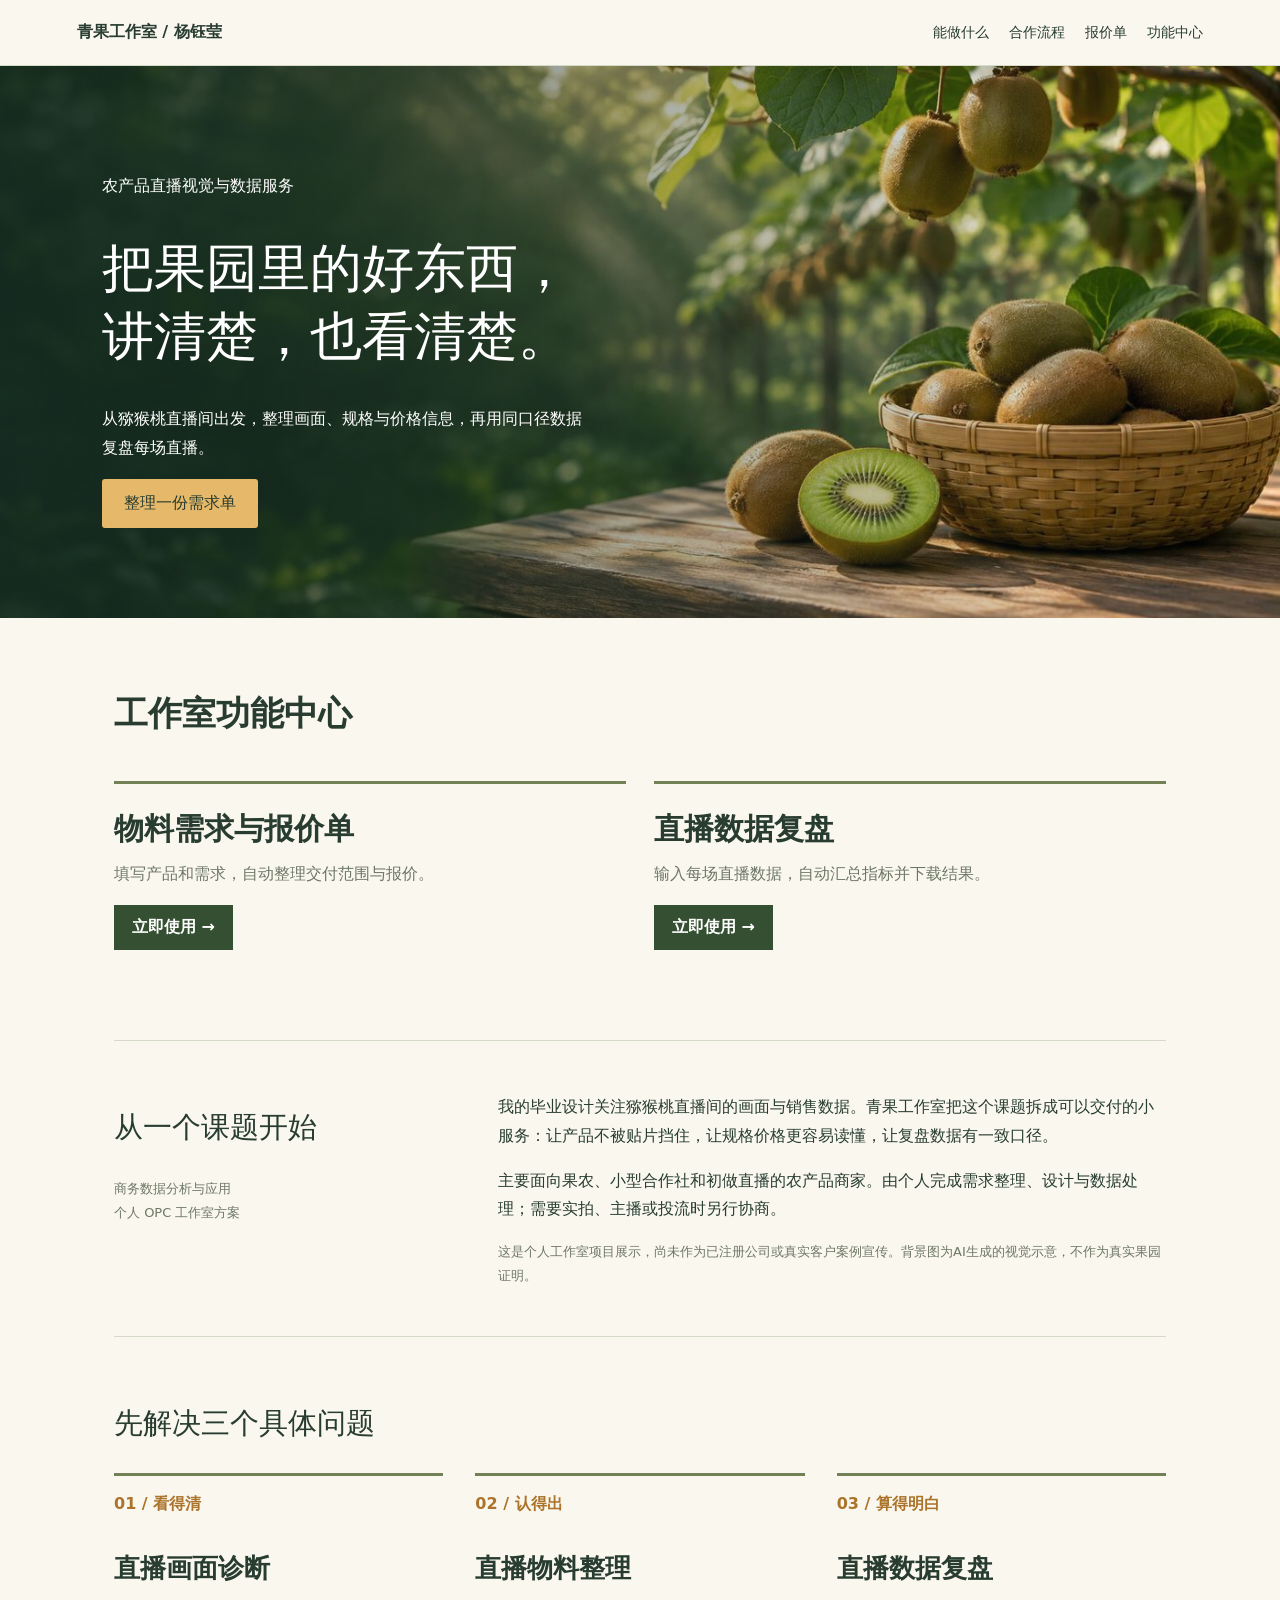
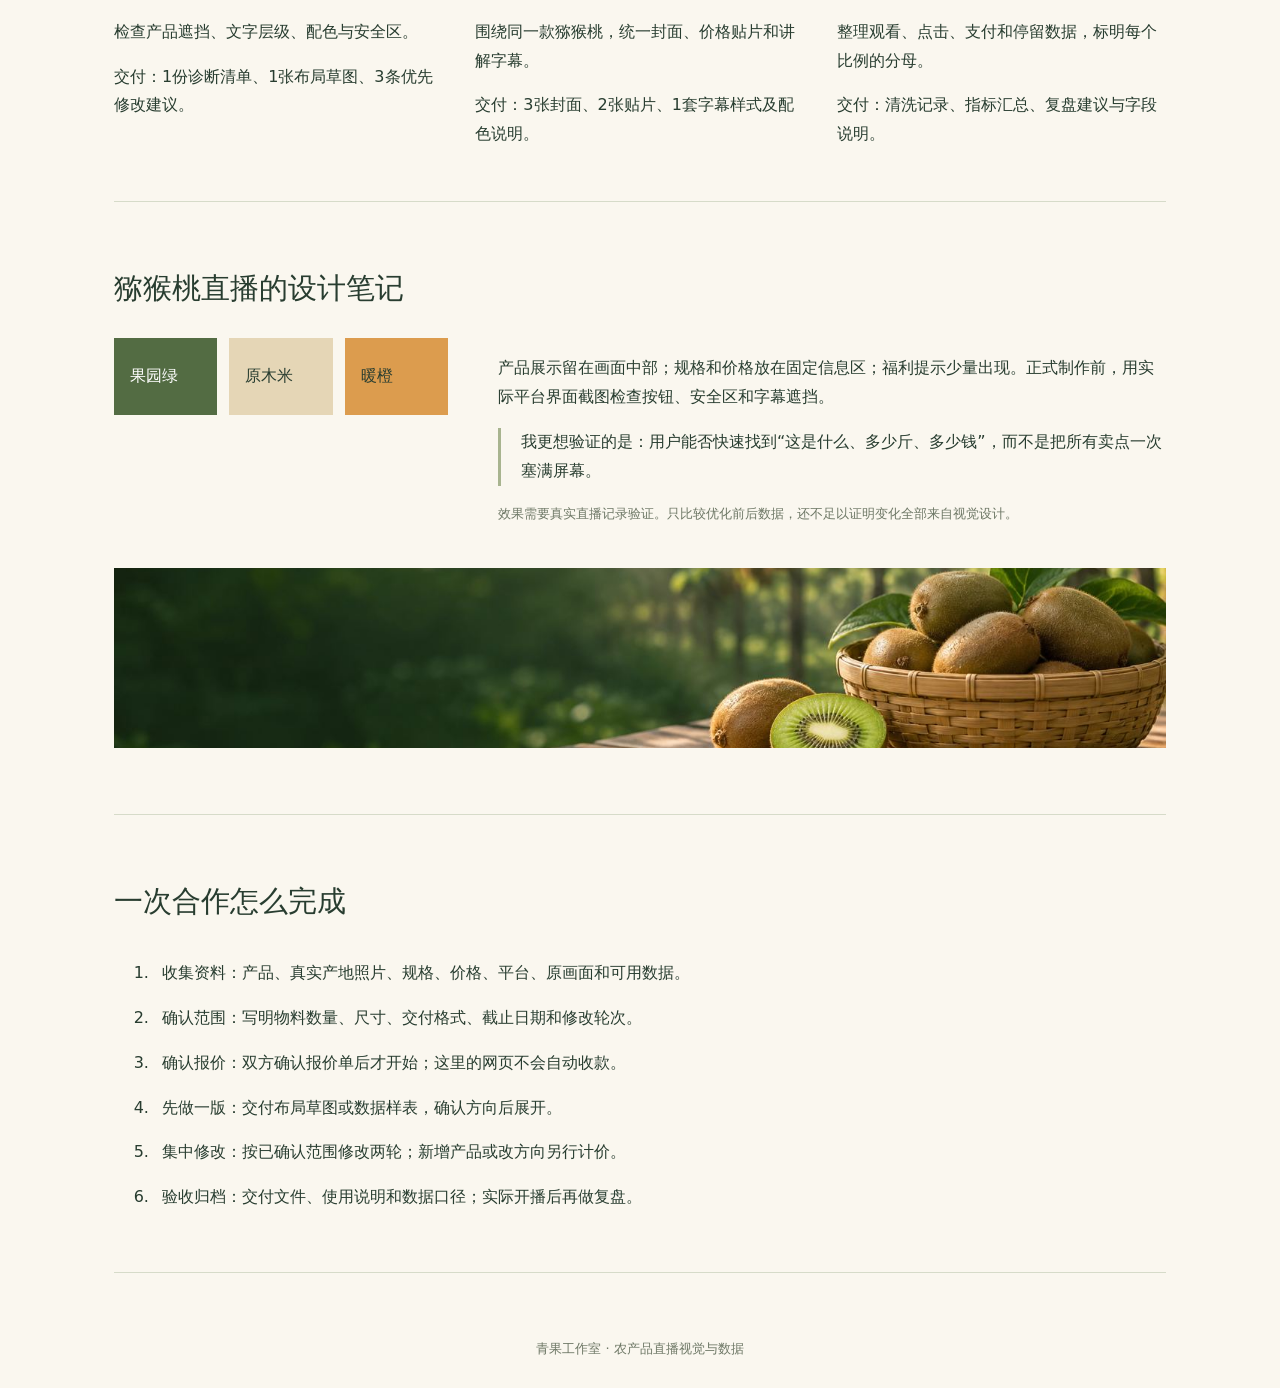
<file: index.html>
<!doctype html><html lang="zh-CN"><meta charset="utf-8"><meta name="viewport" content="width=device-width,initial-scale=1"><title>青果工作室 农产品直播视觉与数据</title><style>*{box-sizing:border-box}html{scroll-behavior:smooth}body{margin:0;background:#faf7ef;color:#283d30;font:16px/1.8 'Microsoft YaHei',system-ui}a{color:inherit}nav{padding:18px 6%;display:flex;justify-content:space-between;gap:24px;flex-wrap:wrap;border-bottom:1px solid #d6dbc9}nav a{margin-left:20px;text-decoration:none;font-size:14px}.hero{padding:90px 8%;background:linear-gradient(90deg,#152c25bf,transparent),var(--orchard) center/cover;color:white;min-height:540px}.hero h1{font:52px/1.3 Georgia,serif;max-width:620px}.hero p{max-width:480px}.btn,button{display:inline-block;background:#e6b869;color:#283d30;padding:10px 22px;border:0;cursor:pointer;border-radius:3px;text-decoration:none;font:inherit}main{max-width:1100px;margin:auto;padding:36px 24px}section{padding:36px 0;border-bottom:1px solid #d6dbc9}h2{font-size:29px;font-weight:500}h3{font-size:26px}.tool-title{font-size:34px;line-height:1.4;font-weight:700;margin:0 0 14px}.tool-title a{text-decoration:none;border-bottom:2px solid #b28a4e}.tool-title a:hover{color:#9b6223}.launchers{display:grid;grid-template-columns:1fr 1fr;gap:28px;padding:30px 0}.launcher{display:block;padding:24px 0;border-top:3px solid #728156;text-decoration:none}.launcher strong{display:block;font-size:30px;line-height:1.4}.launcher span{display:block;margin-top:10px;color:#6e7866}.launcher b{display:inline-block;margin-top:16px;background:#344f31;color:white;padding:8px 18px}.launcher:focus-visible,.tool-title a:focus-visible{outline:3px solid #dc9c4e;outline-offset:5px}section{scroll-margin-top:20px}.intro{display:grid;grid-template-columns:1fr 2fr;gap:50px}.note{font-size:13px;color:#6e7866}.services{display:grid;grid-template-columns:repeat(3,1fr);gap:32px}.service{border-top:3px solid #728156;padding-top:14px}.service b{color:#ac742b}ol li{padding:8px}label{display:block;margin:12px 0}input,select,textarea{display:block;width:100%;padding:10px;background:#fffdf7;border:1px solid #bbc4ac;font:inherit;color:inherit}textarea{min-height:125px}.tools{display:grid;grid-template-columns:1fr 1fr;gap:40px}pre{white-space:pre-wrap;background:#eef0e5;padding:18px;font:14px/1.8 system-ui;min-height:80px}table{width:100%;border-collapse:collapse}td,th{padding:12px;text-align:left;border-bottom:1px solid #d6dbc9}.swatch{display:flex;gap:12px}.swatch span{padding:24px 16px;flex:1}.callout{border-left:3px solid #a8b48f;padding-left:20px}.botanic{height:180px;background:var(--orchard) center 65%/cover;margin:30px 0}footer{padding:28px;text-align:center;font-size:13px;color:#6e7866}@media(max-width:720px){.launchers{grid-template-columns:1fr}.tool-title{font-size:28px}.launcher strong{font-size:26px}.hero{padding:45px 24px;min-height:440px}.hero h1{font-size:36px}.intro,.services,.tools{grid-template-columns:1fr;gap:18px}table{font-size:13px}td,th{padding:8px}nav a{margin-left:10px}}</style><script src="background.js"></script>
<nav><strong>青果工作室 / 杨钰莹</strong><div><a href="#services">能做什么</a><a href="#process">合作流程</a><a href="tools.html#brief">报价单</a><a href="tools.html">功能中心</a></div></nav><header class="hero"><p>农产品直播视觉与数据服务</p><h1>把果园里的好东西，<br>讲清楚，也看清楚。</h1><p>从猕猴桃直播间出发，整理画面、规格与价格信息，再用同口径数据复盘每场直播。</p><a class="btn" href="tools.html#brief">整理一份需求单</a></header><main><section id="tool-entry"><h2 class="tool-title">工作室功能中心</h2><div class="launchers"><a class="launcher" href="tools.html#brief"><strong>物料需求与报价单</strong><span>填写产品和需求，自动整理交付范围与报价。</span><b>立即使用 →</b></a><a class="launcher" href="tools.html#metrics"><strong>直播数据复盘</strong><span>输入每场直播数据，自动汇总指标并下载结果。</span><b>立即使用 →</b></a></div></section><section class="intro"><div><h2>从一个课题开始</h2><p class="note">商务数据分析与应用<br>个人 OPC 工作室方案</p></div><div><p>我的毕业设计关注猕猴桃直播间的画面与销售数据。青果工作室把这个课题拆成可以交付的小服务：让产品不被贴片挡住，让规格价格更容易读懂，让复盘数据有一致口径。</p><p>主要面向果农、小型合作社和初做直播的农产品商家。由个人完成需求整理、设计与数据处理；需要实拍、主播或投流时另行协商。</p><p class="note">这是个人工作室项目展示，尚未作为已注册公司或真实客户案例宣传。背景图为AI生成的视觉示意，不作为真实果园证明。</p></div></section><section id="services"><h2>先解决三个具体问题</h2><div class="services"><article class="service"><b>01 / 看得清</b><h3>直播画面诊断</h3><p>检查产品遮挡、文字层级、配色与安全区。</p><p>交付：1份诊断清单、1张布局草图、3条优先修改建议。</p></article><article class="service"><b>02 / 认得出</b><h3>直播物料整理</h3><p>围绕同一款猕猴桃，统一封面、价格贴片和讲解字幕。</p><p>交付：3张封面、2张贴片、1套字幕样式及配色说明。</p></article><article class="service"><b>03 / 算得明白</b><h3>直播数据复盘</h3><p>整理观看、点击、支付和停留数据，标明每个比例的分母。</p><p>交付：清洗记录、指标汇总、复盘建议与字段说明。</p></article></div></section><section><h2>猕猴桃直播的设计笔记</h2><div class="intro"><div><div class="swatch"><span style="background:#536c43;color:white">果园绿</span><span style="background:#e5d6b6">原木米</span><span style="background:#dc9c4e">暖橙</span></div></div><div><p>产品展示留在画面中部；规格和价格放在固定信息区；福利提示少量出现。正式制作前，用实际平台界面截图检查按钮、安全区和字幕遮挡。</p><p class="callout">我更想验证的是：用户能否快速找到“这是什么、多少斤、多少钱”，而不是把所有卖点一次塞满屏幕。</p><p class="note">效果需要真实直播记录验证。只比较优化前后数据，还不足以证明变化全部来自视觉设计。</p></div></div><div class="botanic" role="img" aria-label="AI生成的猕猴桃果园示意背景"></div></section><section id="process"><h2>一次合作怎么完成</h2><ol><li>收集资料：产品、真实产地照片、规格、价格、平台、原画面和可用数据。</li><li>确认范围：写明物料数量、尺寸、交付格式、截止日期和修改轮次。</li><li>确认报价：双方确认报价单后才开始；这里的网页不会自动收款。</li><li>先做一版：交付布局草图或数据样表，确认方向后展开。</li><li>集中修改：按已确认范围修改两轮；新增产品或改方向另行计价。</li><li>验收归档：交付文件、使用说明和数据口径；实际开播后再做复盘。</li></ol></section></main><footer>青果工作室 · 农产品直播视觉与数据</footer></html>
</file>
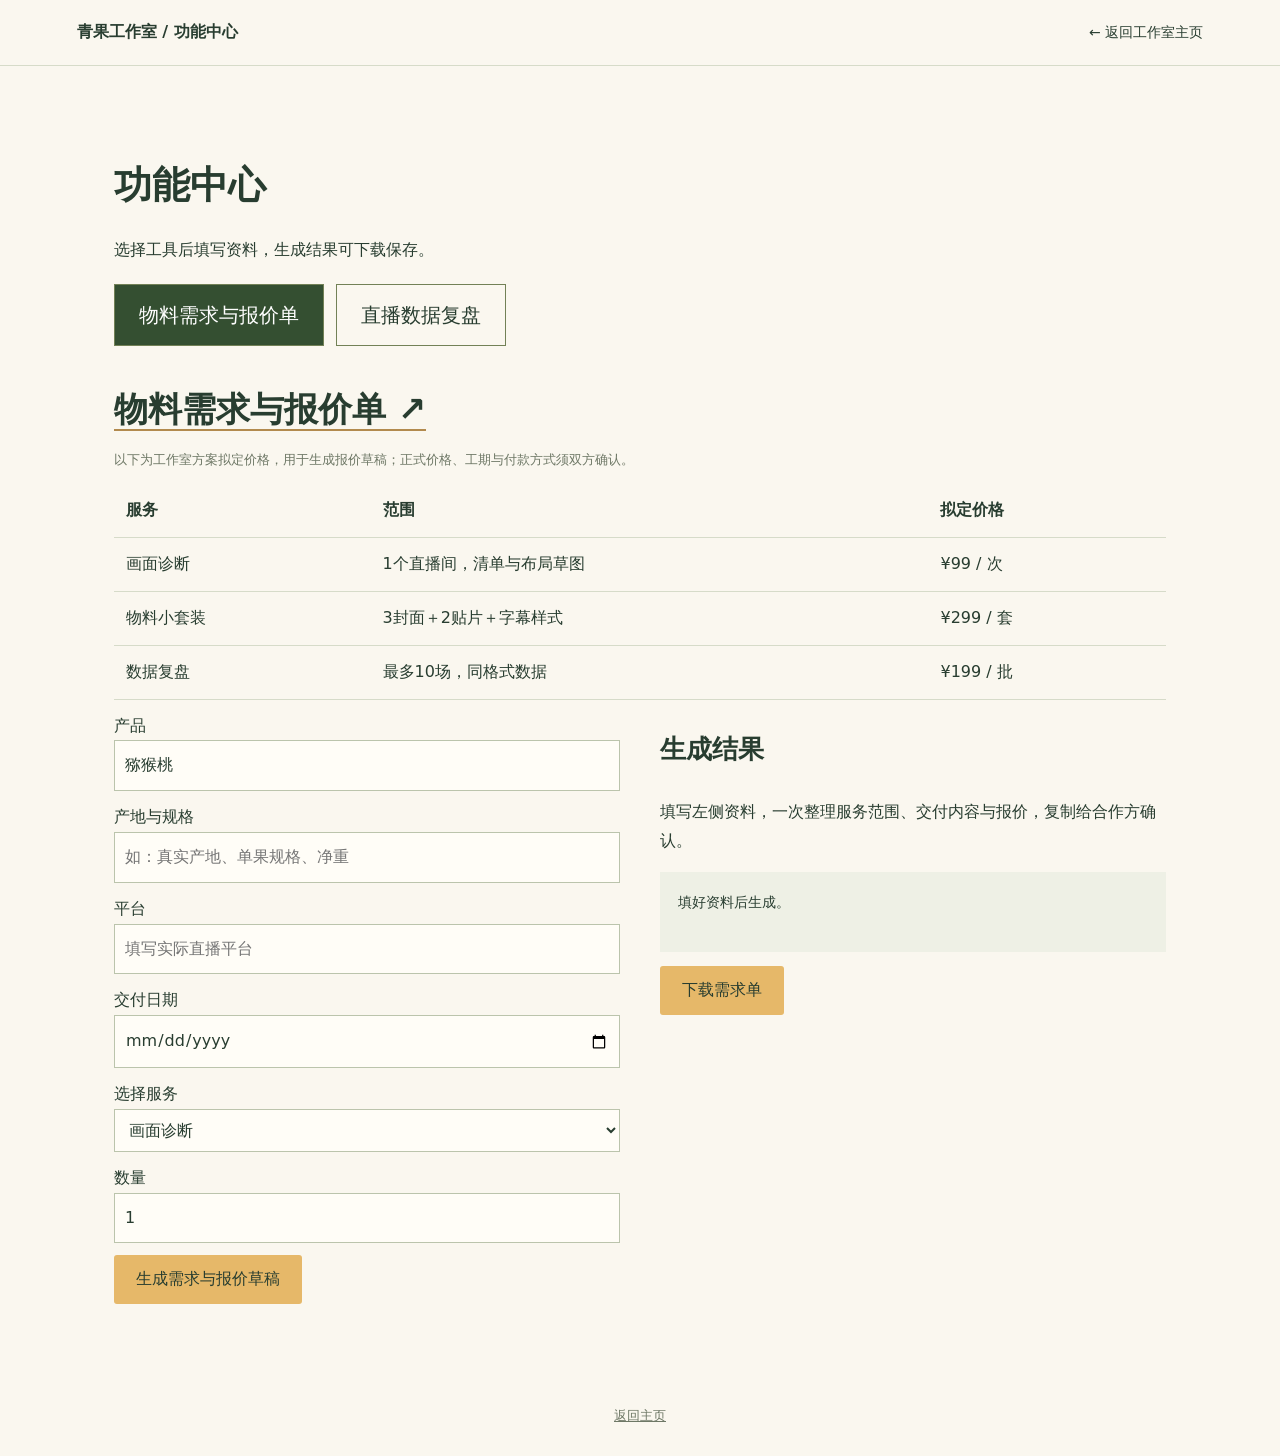
<file: tools.html>
<!doctype html><html lang="zh-CN"><meta charset="utf-8"><meta name="viewport" content="width=device-width,initial-scale=1"><title>功能中心 青果工作室</title><style>*{box-sizing:border-box}html{scroll-behavior:smooth}body{margin:0;background:#faf7ef;color:#283d30;font:16px/1.8 'Microsoft YaHei',system-ui}a{color:inherit}nav{padding:18px 6%;display:flex;justify-content:space-between;gap:24px;flex-wrap:wrap;border-bottom:1px solid #d6dbc9}nav a{margin-left:20px;text-decoration:none;font-size:14px}.hero{padding:90px 8%;background:linear-gradient(90deg,#152c25bf,transparent),var(--orchard) center/cover;color:white;min-height:540px}.hero h1{font:52px/1.3 Georgia,serif;max-width:620px}.hero p{max-width:480px}.btn,button{display:inline-block;background:#e6b869;color:#283d30;padding:10px 22px;border:0;cursor:pointer;border-radius:3px;text-decoration:none;font:inherit}main{max-width:1100px;margin:auto;padding:36px 24px}section{padding:36px 0;border-bottom:1px solid #d6dbc9}h2{font-size:29px;font-weight:500}h3{font-size:26px}.tool-title{font-size:34px;line-height:1.4;font-weight:700;margin:0 0 14px}.tool-title a{text-decoration:none;border-bottom:2px solid #b28a4e}.tool-title a:hover{color:#9b6223}.launchers{display:grid;grid-template-columns:1fr 1fr;gap:28px;padding:30px 0}.launcher{display:block;padding:24px 0;border-top:3px solid #728156;text-decoration:none}.launcher strong{display:block;font-size:30px;line-height:1.4}.launcher span{display:block;margin-top:10px;color:#6e7866}.launcher b{display:inline-block;margin-top:16px;background:#344f31;color:white;padding:8px 18px}.launcher:focus-visible,.tool-title a:focus-visible{outline:3px solid #dc9c4e;outline-offset:5px}section{scroll-margin-top:20px}.intro{display:grid;grid-template-columns:1fr 2fr;gap:50px}.note{font-size:13px;color:#6e7866}.services{display:grid;grid-template-columns:repeat(3,1fr);gap:32px}.service{border-top:3px solid #728156;padding-top:14px}.service b{color:#ac742b}ol li{padding:8px}label{display:block;margin:12px 0}input,select,textarea{display:block;width:100%;padding:10px;background:#fffdf7;border:1px solid #bbc4ac;font:inherit;color:inherit}textarea{min-height:125px}.tools{display:grid;grid-template-columns:1fr 1fr;gap:40px}pre{white-space:pre-wrap;background:#eef0e5;padding:18px;font:14px/1.8 system-ui;min-height:80px}table{width:100%;border-collapse:collapse}td,th{padding:12px;text-align:left;border-bottom:1px solid #d6dbc9}.swatch{display:flex;gap:12px}.swatch span{padding:24px 16px;flex:1}.callout{border-left:3px solid #a8b48f;padding-left:20px}.botanic{height:180px;background:var(--orchard) center 65%/cover;margin:30px 0}footer{padding:28px;text-align:center;font-size:13px;color:#6e7866}@media(max-width:720px){.launchers{grid-template-columns:1fr}.tool-title{font-size:28px}.launcher strong{font-size:26px}.hero{padding:45px 24px;min-height:440px}.hero h1{font-size:36px}.intro,.services,.tools{grid-template-columns:1fr;gap:18px}table{font-size:13px}td,th{padding:8px}nav a{margin-left:10px}}</style><link rel="stylesheet" href="visual-analysis.css"><script src="background.js"></script>
<style>[hidden]{display:none!important}.tool-nav{display:flex;gap:12px;flex-wrap:wrap;margin:20px 0 32px}.tool-nav a{padding:12px 24px;border:1px solid #728156;text-decoration:none;font-size:20px}.tool-nav a.active{background:#344f31;color:white}.tool-header{padding:24px 0 0}.tool-header h1{font-size:38px;margin-bottom:4px}#quote,#tools{padding-top:8px;border-bottom:0}@media(max-width:720px){.tool-header h1{font-size:30px}.tool-nav a{font-size:18px}}</style><nav><strong>青果工作室 / 功能中心</strong><div><a href="index.html">← 返回工作室主页</a></div></nav><main><header class="tool-header"><h1>功能中心</h1><p>选择工具后填写资料，生成结果可下载保存。</p></header><div class="tool-nav" aria-label="工具导航"><a id="tabBrief" href="#brief">物料需求与报价单</a><a id="tabMetrics" href="#metrics">直播数据复盘</a></div><section id="quote"><h2 class="tool-title"><a href="#product" onclick="document.getElementById('product').focus()">物料需求与报价单 ↗</a></h2><p class="note">以下为工作室方案拟定价格，用于生成报价草稿；正式价格、工期与付款方式须双方确认。</p><table><tr><th>服务</th><th>范围</th><th>拟定价格</th></tr><tr><td>画面诊断</td><td>1个直播间，清单与布局草图</td><td>¥99 / 次</td></tr><tr><td>物料小套装</td><td>3封面＋2贴片＋字幕样式</td><td>¥299 / 套</td></tr><tr><td>数据复盘</td><td>最多10场，同格式数据</td><td>¥199 / 批</td></tr></table><div class="tools"><div><label>产品<input id="product" value="猕猴桃"></label><label>产地与规格<input id="spec" placeholder="如：真实产地、单果规格、净重"></label><label>平台<input id="platform" placeholder="填写实际直播平台"></label><label>交付日期<input id="due" type="date"></label><label>选择服务<select id="service"><option value="99">画面诊断</option><option value="299">物料小套装</option><option value="199">数据复盘</option></select></label><label>数量<input id="count" type="number" min="1" max="100" step="1" value="1"></label><button id="brief">生成需求与报价草稿</button></div><div><h3>生成结果</h3><p>填写左侧资料，一次整理服务范围、交付内容与报价，复制给合作方确认。</p><pre id="briefOut">填好资料后生成。</pre><button id="downloadBrief">下载需求单</button></div></div></section><section id="tools"><h2 class="tool-title">抖音直播流量分析</h2><ol class="steps"><li>1 导入后台数据</li><li>2 确认识别结果</li><li>3 查看图表与建议</li></ol><p>导入经营后台导出的CSV或TSV，确认字段后生成完整复盘。Excel文件请先另存为CSV UTF-8。文件只在本浏览器中处理。</p><label>选择后台导出文件<input id="dataFile" type="file" accept=".csv,.tsv,.txt"></label><button id="sampleData">加载演示数据</button> <button id="templateData">下载字段模板</button><details><summary>粘贴表格数据</summary><label>带表头的数据<textarea id="csv" placeholder="第一行为字段名，每行一场直播"></textarea></label></details><button id="recognize">识别字段</button><p id="importStatus" aria-live="polite"></p><details id="mappingBox"><summary>字段匹配与单位确认</summary><p class="note">自动匹配仅供确认。选择同口径的人数字段，不用次数或曝光量替代人数。金额单位为元，时长单位为秒。不同场次的独立用户不可跨场去重。</p><div id="mapping" class="tools"></div></details><label><input id="scopeConfirm" type="checkbox" style="display:inline;width:auto">我已核对字段、单位，并确认各场数据使用一致的统计与成交归因窗口</label><details><summary>设置自己的分析目标（可选）</summary><div class="tools"><label>点击率目标 %（可选，自定）<input id="targetClick" type="number" min="0" max="100" step="0.1"></label><label>观看支付率目标 %（可选，自定）<input id="targetPay" type="number" min="0" max="100" step="0.1"></label></div></details><button id="calc" class="primary">一键分析数据</button> <button id="downloadReport" disabled>下载分析报告</button><div id="analysisSummary"></div><div id="visualAnalysis" aria-live="polite"></div><details id="fullReport"><summary>查看完整报告与统计口径</summary><pre id="report" aria-live="polite">请先导入数据并识别字段。</pre></details><p class="note">直播链接不会提供后台完整数据，本工具分析你导入的记录。未提供的字段显示不可计算。退款可能跨期，未作订单匹配时不能解释成同批订单的净收入；投放金额比是支付金额/投放费用，不等于利润。</p></section></main><footer><a href="index.html">返回主页</a></footer><script>
const $=id=>document.getElementById(id);function save(text,name){const u=URL.createObjectURL(new Blob([text],{type:'text/plain;charset=utf-8'})),a=document.createElement('a');a.href=u;a.download=name;a.click();setTimeout(()=>URL.revokeObjectURL(u),1000)}
$('brief').onclick=()=>{const n=Number($('count').value);if(![$('product'),$('spec'),$('platform'),$('due')].every(e=>e.value.trim())||!Number.isInteger(n)||n<1||n>100){$('briefOut').textContent='请填齐产品、产地规格、平台、日期；数量为1—100的整数。';return}const s=$('service');$('briefOut').textContent=`需求与报价草稿\n产品：${$('product').value}\n产地与规格：${$('spec').value}\n平台：${$('platform').value}\n交付日期：${$('due').value}\n服务：${s.options[s.selectedIndex].text}\n数量：${n}\n单价：¥${s.value}\n合计：¥${Number(s.value)*n}\n修改：同方向两轮\n交付格式：PNG/PDF或CSV及复盘文本，具体可编辑源文件须另行确认。\n待确认：尺寸、素材授权、范围、工期和付款方式。\n不含实拍、投流、主播及第三方付费素材；无销量保证。\n正式价格以双方确认单为准。`};$('downloadBrief').onclick=()=>save($('briefOut').textContent,'需求与报价草稿.txt');
$('calc').onclick=()=>{try{const seen=new Set(),tot=[0,0,0,0,0];const rows=$('csv').value.trim().split(/\r?\n/);if(!rows[0])throw Error('请填写数据');rows.forEach((line,i)=>{const r=line.split(/[,，]/).map(x=>x.trim());if(r.length!==6||!r[0]||seen.has(r[0])||r.slice(1).some(x=>x===''))throw Error(`第${i+1}行字段不齐或场次重复`);seen.add(r[0]);const v=r.slice(1).map(Number);if(v.some(x=>!Number.isFinite(x)||x<0)||v.slice(0,3).some(x=>!Number.isInteger(x))||v[2]>v[1]||v[1]>v[0])throw Error(`第${i+1}行数值或人数关系有误`);v.forEach((x,j)=>tot[j]+=x)});const[w,c,b,m,s]=tot,rate=(a,b)=>b?(a/b*100).toFixed(2)+'%':'无分母，不计算';$('report').textContent=`场次：${rows.length}\n累计观看：${w}人次\n累计点击：${c}人次\n累计支付：${b}人次\n支付金额：¥${m.toFixed(2)}\n点击率（点击÷观看）：${rate(c,w)}\n点击后支付率（支付÷点击）：${rate(b,c)}\n观看后支付率（支付÷观看）：${rate(b,w)}\n平均停留：${w?(s/w).toFixed(2)+'秒':'无分母，不计算'}\n\n跨场人数未去重；金额未扣退款。数据变化不单独证明设计效果。`;}catch(e){$('report').textContent=e.message}};$('downloadReport').onclick=()=>save($('report').textContent,'直播复盘.txt');

function showTool(id){const brief=id==='brief';$('quote').hidden=!brief;$('tools').hidden=brief;$('tabBrief').className=brief?'active':'';$('tabMetrics').className=brief?'':'active';} $('tabBrief').onclick=()=>showTool('brief');$('tabMetrics').onclick=()=>showTool('metrics');showTool(typeof location!=='undefined'&&location.hash==='#metrics'?'metrics':'brief');
</script><script src="analysis.js"></script><script src="visual-analysis.js"></script></html>
</file>
<file: visual-analysis.css>
.steps{display:flex;list-style:none;padding:0;margin:22px 0;gap:12px}.steps li{flex:1;background:#e9eddf;padding:14px;font-size:16px;border-bottom:3px solid #819368}.primary{background:#344f31;color:white;font-weight:700;margin-top:18px}details{margin:18px 0}summary{cursor:pointer;color:#3c5735;padding:8px 0}#mapping{gap:8px 24px}#mapping label{font-size:14px}#importStatus{font-weight:600}#visualAnalysis{margin-top:28px}.result-head{border-bottom:2px solid #819368;padding-bottom:14px}.metric-grid{display:grid;grid-template-columns:repeat(4,1fr);gap:16px;margin:20px 0}.metric-card{background:#fffdf8;padding:20px;border:1px solid #dce1d2}.metric-card strong{display:block;font:700 29px/1.4 system-ui;margin:8px 0}.metric-card small{color:#727b69}.plot-grid{display:grid;grid-template-columns:1fr 1fr;gap:22px}.plot{padding:20px;background:#fffdf8;border:1px solid #dce1d2}.plot h3{font-size:21px;margin:0 0 16px}.plot-row{margin:14px 0;font-size:14px}.plot-row header{display:flex;justify-content:space-between;gap:15px}.plot-track{height:18px;background:#edf0e6;margin-top:5px}.plot-fill{height:100%;background:#708e59;min-width:0}.advice-item{padding:12px 0;border-bottom:1px solid #dce1d2}.warning-box{color:#8d5627;border-left:3px solid #d19b5f;padding:10px 18px}.coverage{color:#607154;font-size:14px}.result-table{overflow-x:auto}.result-table table{min-width:600px}.empty-chart{color:#727b69;font-size:14px}#fullReport pre{font-size:13px;max-height:600px;overflow:auto}@media(max-width:720px){.metric-grid{grid-template-columns:repeat(2,1fr)}.plot-grid{grid-template-columns:1fr}.steps{gap:5px}.steps li{font-size:13px;padding:10px}.metric-card{padding:12px}.metric-card strong{font-size:24px}}
</file>
